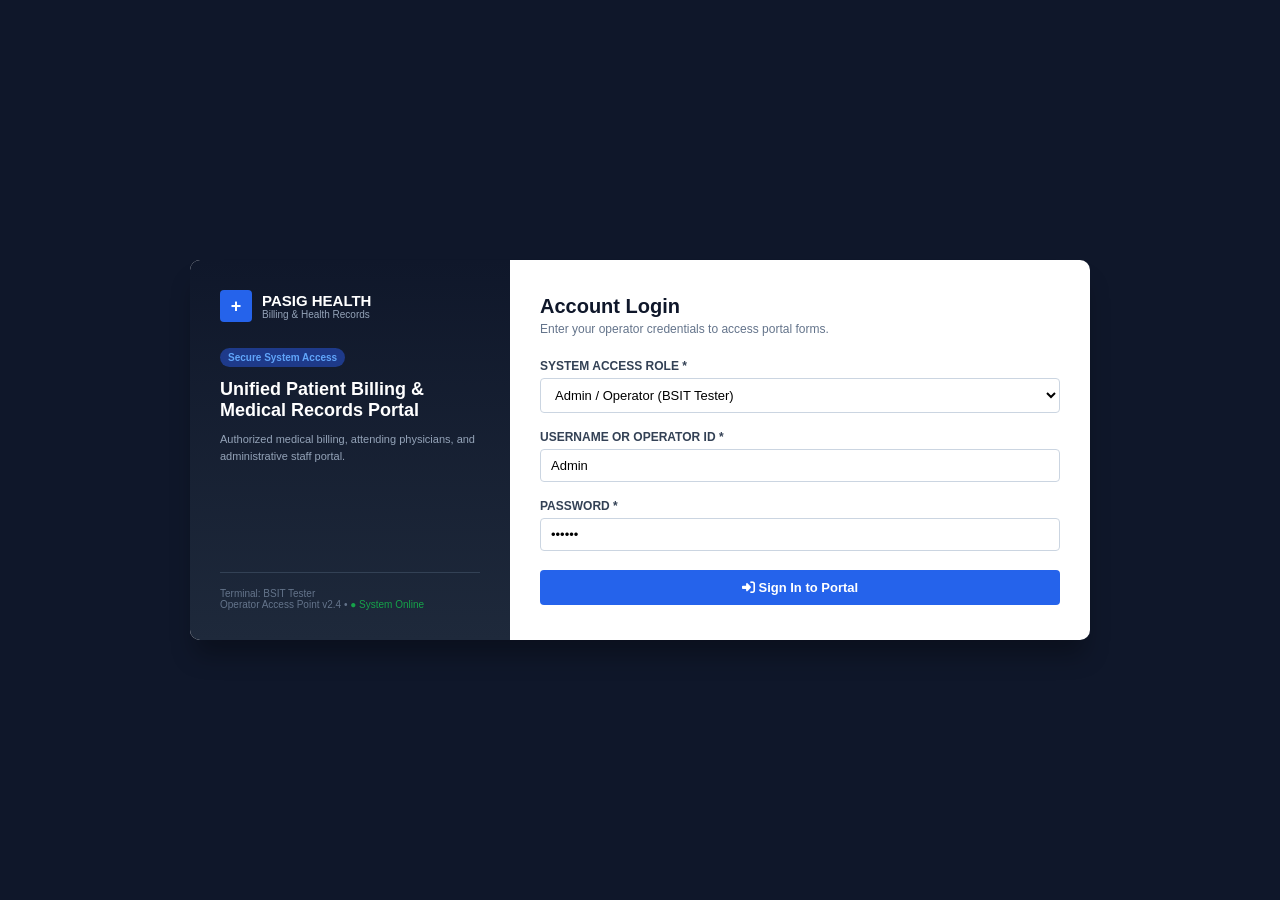
<file: index.html>
<!DOCTYPE html>
<html lang="en">
<head>
  <meta charset="UTF-8">
  <meta http-equiv="refresh" content="0; url=login.html">
  <title>Redirecting...</title>
  <script>
    window.location.href = "login.html";
  </script>
</head>
<body>
  <p>Redirecting to <a href="login.html">Log In</a>...</p>
</body>
</html>
</file>
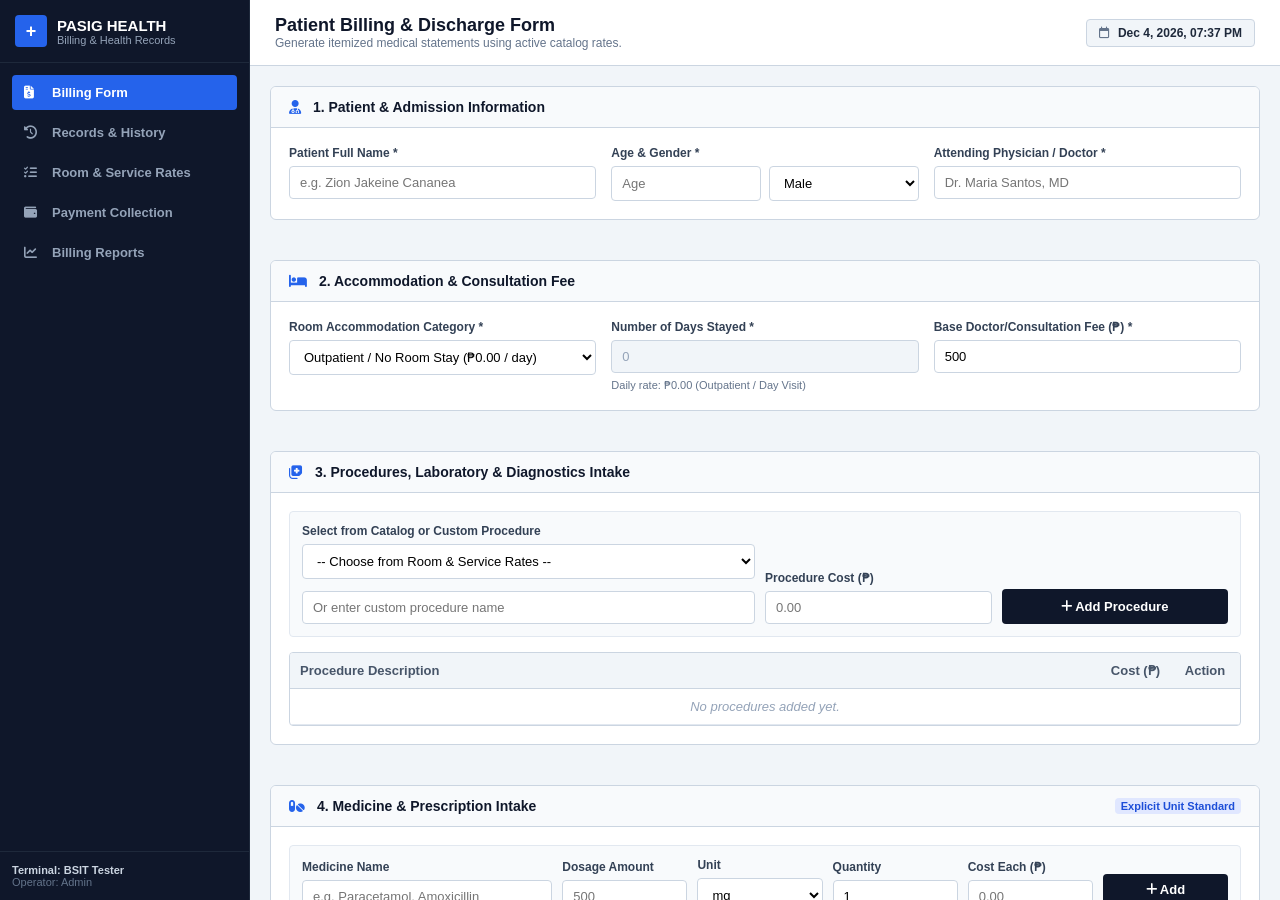
<file: billing.html>
<!DOCTYPE html>
<html lang="en">
<head>
 <meta charset="UTF-8">
 <meta name="viewport" content="width=device-width, initial-scale=1.0">
 <title>PASIG HEALTH - Billing Form</title>
 <link rel="stylesheet" href="https://cdnjs.cloudflare.com/ajax/libs/font-awesome/6.4.0/css/all.min.css">
 <link rel="stylesheet" href="css/style.css">
</head>
<body>
 <div class="class1">
 <aside class="class2">
 <div class="class3">
 <div class="LogoBackground">+</div>
 <div>
 <h1 style="font-size: 15px; font-weight: bold; color: #fff;">PASIG HEALTH</h1>
 <p style="font-size: 11px; color: #94a3b8;">Billing & Health Records</p>
 </div>
 </div>
 <nav class="class5">
 <a href="billing.html" class="class6 class7"><i class="fa-solid fa-file-invoice-dollar" style="width: 18px;"></i><span>Billing Form</span></a>
 <a href="history.html" class="class6"><i class="fa-solid fa-clock-rotate-left" style="width: 18px;"></i><span>Records & History</span></a>
 <a href="rates.html" class="class6"><i class="fa-solid fa-list-check" style="width: 18px;"></i><span>Room & Service Rates</span></a>
 <a href="payments.html" class="class6"><i class="fa-solid fa-wallet" style="width: 18px;"></i><span>Payment Collection</span></a>
 <a href="reports.html" class="class6"><i class="fa-solid fa-chart-line" style="width: 18px;"></i><span>Billing Reports</span></a>
 </nav>
 <div style="padding: 12px; border-top: 1px solid #1e293b; font-size: 11px; color: #64748b;">
 <p style="color: #cbd5e1; font-weight: bold;">Terminal: BSIT Tester</p>
 <p>Operator: Admin</p>
 </div>
 </aside>

 <main class="class8">
 <header class="class9">
 <div>
 <h2 style="font-size: 18px; font-weight: bold; color: #0f172a;">Patient Billing & Discharge Form</h2>
 <p style="font-size: 12px; color: #64748b;">Generate itemized medical statements using active catalog rates.</p>
 </div>
 <div style="font-size: 12px; background: #f1f5f9; border: 1px solid #cbd5e1; padding: 6px 12px; border-radius: 4px;">
 <i class="fa-regular fa-calendar" style="color: #64748b; margin-right: 5px;"></i>
 <span id="current-date-display" style="font-weight: bold;">--</span>
 </div>
 </header>

 <div class="class10">
 <form id="billingForm" onsubmit="handleFormSubmit(event)" style="display: flex; flex-direction: column; gap: 20px;">
 
 <!-- SECTION 1 -->
 <div class="class11">
 <div class="class12"><span><i class="fa-solid fa-user-doctor" style="color: #2563eb; margin-right: 8px;"></i> 1. Patient & Admission Information</span></div>
 <div class="class13">
 <div class="class14">
 <label class="class15">Patient Full Name *</label>
 <input type="text" id="patientName" required placeholder="e.g. Zion Jakeine Cananea" class="class16">
 </div>
 <div class="class14">
 <label class="class15">Age & Gender *</label>
 <div style="display: flex; gap: 8px;">
 <input type="number" id="patientAge" required min="0" max="130" placeholder="Age" class="class16">
 <select id="patientGender" required class="class16">
 <option value="Male">Male</option>
 <option value="Female">Female</option>
 <option value="Other">Other</option>
 </select>
 </div>
 </div>
 <div class="class14">
 <label class="class15">Attending Physician / Doctor *</label>
 <input type="text" id="attendingPhysician" required placeholder="Dr. Maria Santos, MD" class="class16">
 </div>
 </div>
 </div>

 <!-- SECTION 2 -->
 <div class="class11">
 <div class="class12"><span><i class="fa-solid fa-bed" style="color: #2563eb; margin-right: 8px;"></i> 2. Accommodation & Consultation Fee</span></div>
 <div class="class13">
 <div class="class14">
 <label class="class15">Room Accommodation Category *</label>
 <select id="roomCategory" onchange="handleRoomChange()" class="class16">
 <!-- Populated dynamically from rates catalog -->
 </select>
 </div>
 <div class="class14">
 <label class="class15">Number of Days Stayed *</label>
 <input type="number" id="daysStayed" value="0" min="0" disabled oninput="calculateTotals()" class="class16 class-disabled">
 <span id="roomRateNote" style="font-size: 11px; color: #64748b;">Daily rate: ₱0.00</span>
 </div>
 <div class="class14">
 <label class="class15">Base Doctor/Consultation Fee (₱) *</label>
 <input type="number" id="consultationFee" value="500" min="0" step="0.01" oninput="calculateTotals()" required class="class16">
 </div>
 </div>
 </div>

 <!-- SECTION 3: PROCEDURES LINKED TO RATES -->
 <div class="class11">
 <div class="class12"><span><i class="fa-solid fa-notes-medical" style="color: #2563eb; margin-right: 8px;"></i> 3. Procedures, Laboratory & Diagnostics Intake</span></div>
 <div class="class17">
 <div class="class18">
 <div class="class14" style="flex: 2;">
 <label class="class15">Select from Catalog or Custom Procedure</label>
 <select id="procSelectCatalog" onchange="fillProcedureRate()" class="class16">
 <option value="">-- Choose from Room & Service Rates --</option>
 </select>
 <input type="text" id="procName" placeholder="Or enter custom procedure name" class="class16" style="margin-top: 6px;">
 </div>
 <div class="class14" style="flex: 1;">
 <label class="class15">Procedure Cost (₱)</label>
 <input type="number" id="procCost" placeholder="0.00" min="0" step="0.01" class="class16">
 </div>
 <div style="flex: 1;">
 <button type="button" onclick="addProcedure()" class="class19"><i class="fa-solid fa-plus"></i> Add Procedure</button>
 </div>
 </div>
 <div style="border: 1px solid #cbd5e1; border-radius: 4px; overflow: hidden;">
 <table class="class20">
 <thead><tr><th>Procedure Description</th><th style="text-align: right;">Cost (₱)</th><th style="text-align: center; width: 70px;">Action</th></tr></thead>
 <tbody id="proceduresList"><tr><td colspan="3" style="text-align: center; color: #94a3b8; font-style: italic;">No procedures added yet.</td></tr></tbody>
 </table>
 </div>
 </div>
 </div>

 <!-- SECTION 4: MEDICINE & PRESCRIPTION INTAKE -->
 <div class="class11">
   <div class="class12">
     <span><i class="fa-solid fa-pills" style="color: #2563eb; margin-right: 8px;"></i> 4. Medicine & Prescription Intake</span>
     <span style="font-size: 11px; background: #e0e7ff; color: #1d4ed8; padding: 2px 6px; border-radius: 4px;">Explicit Unit Standard</span>
   </div>

   <div class="class17">
     <div class="class18">
       <div class="class14" style="flex: 2;">
         <label class="class15">Medicine Name</label>
         <input type="text" id="medName" placeholder="e.g. Paracetamol, Amoxicillin" class="class16">
       </div>

       <div class="class14" style="flex: 1;">
         <label class="class15">Dosage Amount</label>
         <input type="number" id="medDosage" placeholder="500" min="0" step="any" class="class16">
       </div>

       <div class="class14" style="flex: 1;">
         <label class="class15">Unit</label>
         <select id="medUnit" class="class16">
           <option value="mg">mg</option>
           <option value="ml">ml</option>
           <option value="g">g</option>
           <option value="mcg">mcg</option>
           <option value="tablets">tablets</option>
           <option value="capsules">capsules</option>
           <option value="vials">vials</option>
           <option value="ampoules">ampoules</option>
         </select>
       </div>

       <div class="class14" style="flex: 1;">
         <label class="class15">Quantity</label>
         <input type="number" id="medQty" value="1" min="1" class="class16">
       </div>

       <div class="class14" style="flex: 1;">
         <label class="class15">Cost Each (₱)</label>
         <input type="number" id="medUnitCost" placeholder="0.00" min="0" step="0.01" class="class16">
       </div>

       <div style="flex: 1;">
         <button type="button" onclick="addMedicine()" class="class19">
           <i class="fa-solid fa-plus"></i> Add Medicine
         </button>
       </div>
     </div>

     <div style="border: 1px solid #cbd5e1; border-radius: 4px; overflow: hidden;">
       <table class="class20">
         <thead>
           <tr>
             <th>Medicine Detail (Name - Dosage & Unit)</th>
             <th style="text-align: center;">Qty</th>
             <th style="text-align: right;">Total Price (₱)</th>
             <th style="text-align: center; width: 70px;">Action</th>
           </tr>
         </thead>
         <tbody id="medicinesList">
           <tr><td colspan="4" style="text-align: center; color: #94a3b8; font-style: italic;">No medicines added yet.</td></tr>
         </tbody>
       </table>
     </div>
   </div>
 </div>

 <!-- SECTION 5: TOTALS -->
 <div class="class11" style="padding: 18px;">
 <h3 style="font-size: 15px; font-weight: bold; border-bottom: 1px solid #e2e8f0; padding-bottom: 8px; margin-bottom: 15px;">Billing Calculation Summary</h3>
 <div class="class21">
 <div class="class22"><span style="font-size: 11px; color: #64748b; display: block;">Consultation Fee</span><span id="summaryConsultation" style="font-weight: bold; font-size: 16px; color: #0f172a;">₱500.00</span></div>
 <div class="class22"><span style="font-size: 11px; color: #64748b; display: block;">Room Total Fee</span><span id="summaryRoom" style="font-weight: bold; font-size: 16px; color: #0f172a;">₱0.00</span></div>
 <div class="class22"><span style="font-size: 11px; color: #64748b; display: block;">Procedures Total</span><span id="summaryProcedures" style="font-weight: bold; font-size: 16px; color: #0f172a;">₱0.00</span></div>
 <div class="class22"><span style="font-size: 11px; color: #64748b; display: block;">Medicines Total</span><span id="summaryMedicines" style="font-weight: bold; font-size: 16px; color: #0f172a;">₱0.00</span></div>
 </div>
 <div class="class23">
 <div style="display: flex; align-items: baseline; gap: 8px;">
 <span style="font-weight: bold; font-size: 14px; color: #475569;">Grand Total Amount Due:</span>
 <span id="summaryGrandTotal" style="font-size: 22px; font-weight: bold; color: #2563eb;">₱500.00</span>
 </div>
 <div style="display: flex; gap: 10px;">
 <button type="button" onclick="resetBillingForm()" class="class25">Reset Form</button>
 <button type="submit" class="class24"><i class="fa-solid fa-file-invoice"></i> Process Billing & Save Record</button>
 </div>
 </div>
 </div>
 </form>
 </div>
 </main>
 </div>

 <!-- INVOICE MODAL -->
 <div id="invoiceModal" class="class26 class28">
 <div class="class27">
 <div class="no-print" style="display: flex; justify-content: space-between; align-items: center; border-bottom: 1px solid #cbd5e1; padding-bottom: 12px; margin-bottom: 15px;">
 <h3 style="font-weight: bold; font-size: 15px;">Official Patient Invoice Statement</h3>
 <div style="display: flex; gap: 8px;">
 <button onclick="window.print()" class="class24" style="padding: 6px 12px;"><i class="fa-solid fa-print"></i> Print Invoice</button>
 <button onclick="closeInvoiceModal()" class="class25" style="padding: 6px 12px;">Close</button>
 </div>
 </div>
 <div id="printableInvoice" style="font-size: 12px; display: flex; flex-direction: column; gap: 15px;">
 <div style="display: flex; justify-content: space-between; border-bottom: 1px solid #cbd5e1; padding-bottom: 12px;">
 <div>
 <h2 style="font-size: 16px; font-weight: bold; color: #0f172a;">PASIG GENERAL HOSPITAL</h2>
 <p style="color: #64748b;">Medical Records & Financial Billing Department</p>
 </div>
 <div style="text-align: right;">
 <p id="inv-id" style="font-weight: bold; font-family: monospace; font-size: 14px;">INV-2026-0000</p>
 <p style="color: #64748b;">Date: <span id="inv-date">--</span></p>
 </div>
 </div>
 <div style="background: #f8fafc; padding: 10px; border-radius: 4px; border: 1px solid #e2e8f0; display: grid; grid-template-columns: 1fr 1fr; gap: 10px;">
 <div>
 <p style="color: #64748b;">Patient Name:</p>
 <p id="inv-patientName" style="font-weight: bold; font-size: 13px;">--</p>
 <p style="color: #64748b; margin-top: 4px;">Age / Gender: <span id="inv-patientInfo" style="color: #0f172a;">--</span></p>
 </div>
 <div>
 <p style="color: #64748b;">Attending Physician:</p>
 <p id="inv-physician" style="font-weight: bold; color: #0f172a;">--</p>
 <p style="color: #64748b; margin-top: 4px;">Accommodation: <span id="inv-roomCategory" style="color: #0f172a;">--</span></p>
 </div>
 </div>
 <div>
 <h4 style="font-weight: bold; border-bottom: 1px solid #cbd5e1; padding-bottom: 5px; margin-bottom: 8px;">Itemized Charges</h4>
 <table class="class20">
 <thead><tr><th>Item / Description</th><th style="text-align: center;">Category</th><th style="text-align: right;">Amount (₱)</th></tr></thead>
 <tbody id="inv-itemsTable"></tbody>
 </table>
 </div>
 <div style="display: flex; justify-content: flex-end; border-top: 1px solid #cbd5e1; padding-top: 10px;">
 <div style="width: 250px; display: flex; flex-direction: column; gap: 4px; text-align: right;">
 <div style="display: flex; justify-content: space-between; color: #64748b;"><span>Consultation Fee:</span><span id="inv-subConsultation">₱0.00</span></div>
 <div style="display: flex; justify-content: space-between; color: #64748b;"><span>Room Accommodation:</span><span id="inv-subRoom">₱0.00</span></div>
 <div style="display: flex; justify-content: space-between; color: #64748b;"><span>Procedures & Lab:</span><span id="inv-subProcedures">₱0.00</span></div>
 <div style="display: flex; justify-content: space-between; color: #64748b;"><span>Pharmacy & Medicines:</span><span id="inv-subMedicines">₱0.00</span></div>
 <div style="display: flex; justify-content: space-between; font-weight: bold; font-size: 15px; color: #0f172a; border-top: 1px solid #cbd5e1; padding-top: 6px; margin-top: 4px;">
 <span>Grand Total Due:</span>
 <span id="inv-grandTotal" style="color: #2563eb;">₱0.00</span>
 </div>
 </div>
 </div>
 </div>
 </div>
 </div>
 <script src="js/app.js"></script>
</body>
</html>
</file>
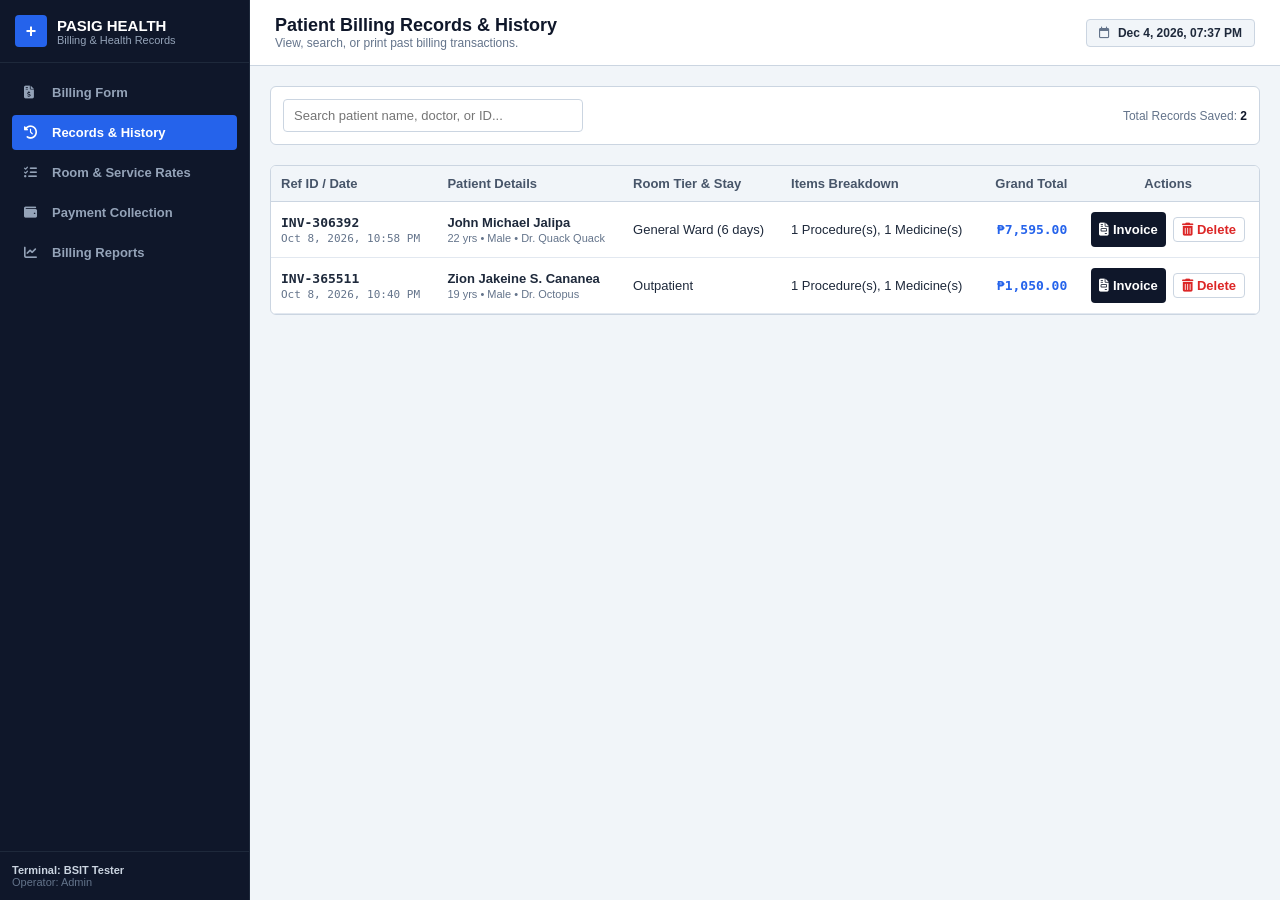
<file: history.html>
<!DOCTYPE html>
<html lang="en">
<head>
 <meta charset="UTF-8">
 <meta name="viewport" content="width=device-width, initial-scale=1.0">
 <title>PASIG HEALTH - Patient History</title>
 <link rel="stylesheet" href="https://cdnjs.cloudflare.com/ajax/libs/font-awesome/6.4.0/css/all.min.css">
 <link rel="stylesheet" href="css/style.css">
</head>
<body>
 <div class="class1">
 <aside class="class2">
 <div class="class3">
 <div class="LogoBackground">+</div>
 <div>
 <h1 style="font-size: 15px; font-weight: bold; color: #fff;">PASIG HEALTH</h1>
 <p style="font-size: 11px; color: #94a3b8;">Billing & Health Records</p>
 </div>
 </div>
 <nav class="class5">
 <a href="billing.html" class="class6"><i class="fa-solid fa-file-invoice-dollar" style="width: 18px;"></i><span>Billing Form</span></a>
 <a href="history.html" class="class6 class7"><i class="fa-solid fa-clock-rotate-left" style="width: 18px;"></i><span>Records & History</span></a>
 <a href="rates.html" class="class6"><i class="fa-solid fa-list-check" style="width: 18px;"></i><span>Room & Service Rates</span></a>
 <a href="payments.html" class="class6"><i class="fa-solid fa-wallet" style="width: 18px;"></i><span>Payment Collection</span></a>
 <a href="reports.html" class="class6"><i class="fa-solid fa-chart-line" style="width: 18px;"></i><span>Billing Reports</span></a>
 </nav>
 <div style="padding: 12px; border-top: 1px solid #1e293b; font-size: 11px; color: #64748b;">
 <p style="color: #cbd5e1; font-weight: bold;">Terminal: BSIT Tester</p>
 <p>Operator: Admin</p>
 </div>
 </aside>
 <main class="class8">
 <header class="class9">
 <div>
 <h2 style="font-size: 18px; font-weight: bold; color: #0f172a;">Patient Billing Records & History</h2>
 <p style="font-size: 12px; color: #64748b;">View, search, or print past billing transactions.</p>
 </div>
 <div style="font-size: 12px; background: #f1f5f9; border: 1px solid #cbd5e1; padding: 6px 12px; border-radius: 4px;">
 <i class="fa-regular fa-calendar" style="color: #64748b; margin-right: 5px;"></i>
 <span id="current-date-display" style="font-weight: bold;">--</span>
 </div>
 </header>
 <div class="class10">
 <div class="class11" style="padding: 12px; display: flex; justify-content: space-between; align-items: center;">
 <input type="text" id="historySearch" oninput="renderHistoryTable()" placeholder="Search patient name, doctor, or ID..." class="class16" style="max-width: 300px;">
 <div style="font-size: 12px; color: #64748b;">Total Records Saved: <span id="recordCount" style="font-weight: bold; color: #0f172a;">0</span></div>
 </div>
 <div class="class11">
 <table class="class20">
 <thead><tr><th>Ref ID / Date</th><th>Patient Details</th><th>Room Tier & Stay</th><th>Items Breakdown</th><th style="text-align: right;">Grand Total</th><th style="text-align: center;">Actions</th></tr></thead>
 <tbody id="historyTableBody"></tbody>
 </table>
 </div>
 </div>
 </main>
 </div>

 <!-- INVOICE MODAL -->
 <div id="invoiceModal" class="class26 class28">
 <div class="class27">
 <div class="no-print" style="display: flex; justify-content: space-between; align-items: center; border-bottom: 1px solid #cbd5e1; padding-bottom: 12px; margin-bottom: 15px;">
 <h3 style="font-weight: bold; font-size: 15px;">Official Patient Invoice Statement</h3>
 <div style="display: flex; gap: 8px;">
 <button onclick="window.print()" class="class24" style="padding: 6px 12px;"><i class="fa-solid fa-print"></i> Print Invoice</button>
 <button onclick="closeInvoiceModal()" class="class25" style="padding: 6px 12px;">Close</button>
 </div>
 </div>
 <div id="printableInvoice" style="font-size: 12px; display: flex; flex-direction: column; gap: 15px;">
 <div style="display: flex; justify-content: space-between; border-bottom: 1px solid #cbd5e1; padding-bottom: 12px;">
 <div>
 <h2 style="font-size: 16px; font-weight: bold; color: #0f172a;">PASIG GENERAL HOSPITAL</h2>
 <p style="color: #64748b;">Medical Records & Financial Billing Department</p>
 </div>
 <div style="text-align: right;">
 <p id="inv-id" style="font-weight: bold; font-family: monospace; font-size: 14px;">INV-2026-0000</p>
 <p style="color: #64748b;">Date: <span id="inv-date">--</span></p>
 </div>
 </div>
 <div style="background: #f8fafc; padding: 10px; border-radius: 4px; border: 1px solid #e2e8f0; display: grid; grid-template-columns: 1fr 1fr; gap: 10px;">
 <div>
 <p style="color: #64748b;">Patient Name:</p>
 <p id="inv-patientName" style="font-weight: bold; font-size: 13px;">--</p>
 <p style="color: #64748b; margin-top: 4px;">Age / Gender: <span id="inv-patientInfo" style="color: #0f172a;">--</span></p>
 </div>
 <div>
 <p style="color: #64748b;">Attending Physician:</p>
 <p id="inv-physician" style="font-weight: bold; color: #0f172a;">--</p>
 <p style="color: #64748b; margin-top: 4px;">Accommodation: <span id="inv-roomCategory" style="color: #0f172a;">--</span></p>
 </div>
 </div>
 <div>
 <h4 style="font-weight: bold; border-bottom: 1px solid #cbd5e1; padding-bottom: 5px; margin-bottom: 8px;">Itemized Charges</h4>
 <table class="class20">
 <thead><tr><th>Item / Description</th><th style="text-align: center;">Category</th><th style="text-align: right;">Amount (₱)</th></tr></thead>
 <tbody id="inv-itemsTable"></tbody>
 </table>
 </div>
 <div style="display: flex; justify-content: flex-end; border-top: 1px solid #cbd5e1; padding-top: 10px;">
 <div style="width: 250px; display: flex; flex-direction: column; gap: 4px; text-align: right;">
 <div style="display: flex; justify-content: space-between; color: #64748b;"><span>Consultation Fee:</span><span id="inv-subConsultation">₱0.00</span></div>
 <div style="display: flex; justify-content: space-between; color: #64748b;"><span>Room Accommodation:</span><span id="inv-subRoom">₱0.00</span></div>
 <div style="display: flex; justify-content: space-between; color: #64748b;"><span>Procedures & Lab:</span><span id="inv-subProcedures">₱0.00</span></div>
 <div style="display: flex; justify-content: space-between; color: #64748b;"><span>Pharmacy & Medicines:</span><span id="inv-subMedicines">₱0.00</span></div>
 <div style="display: flex; justify-content: space-between; font-weight: bold; font-size: 15px; color: #0f172a; border-top: 1px solid #cbd5e1; padding-top: 6px; margin-top: 4px;">
 <span>Grand Total Due:</span>
 <span id="inv-grandTotal" style="color: #2563eb;">₱0.00</span>
 </div>
 </div>
 </div>
 </div>
 </div>
 </div>
 <script src="js/app.js"></script>
</body>
</html>
</file>
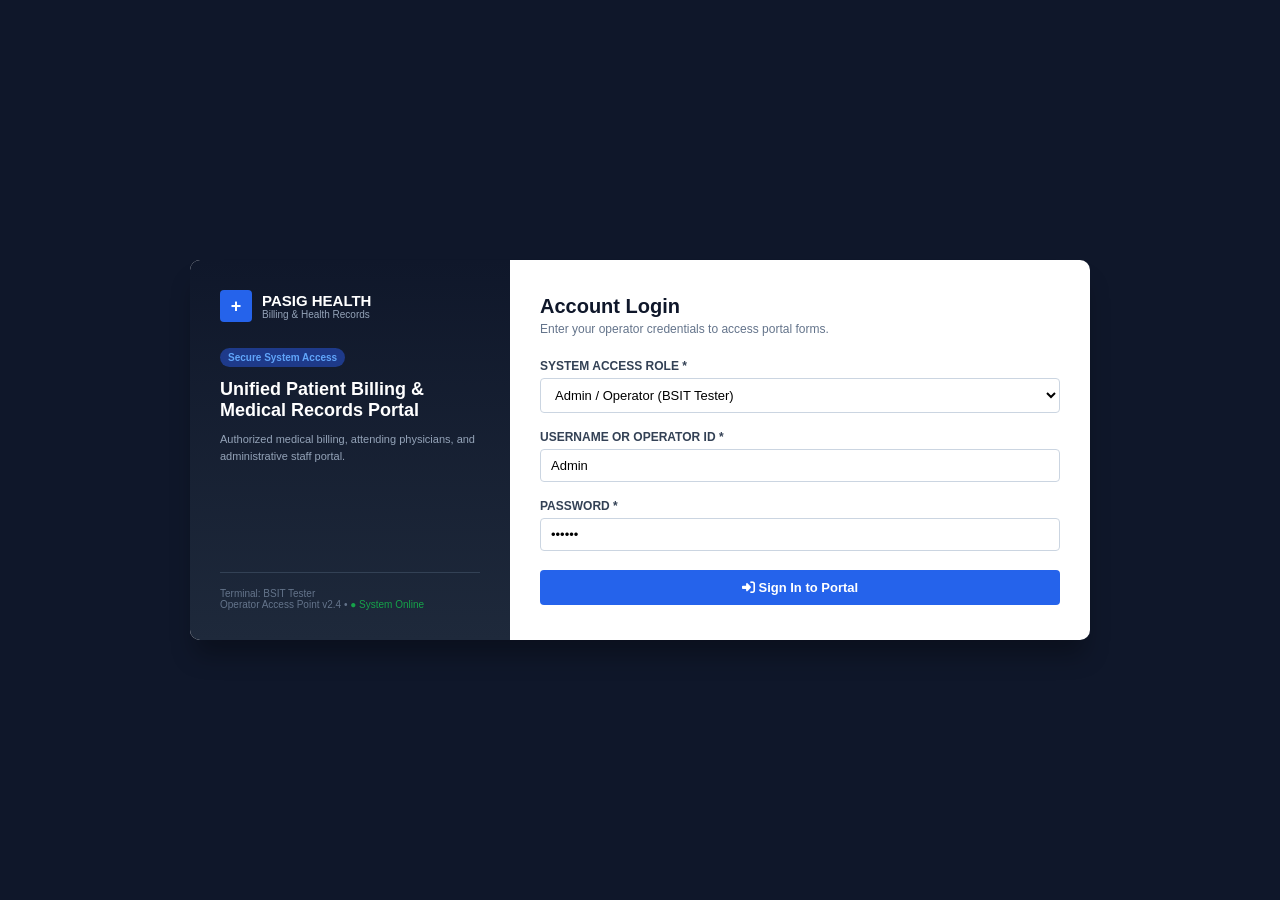
<file: login.html>
<!DOCTYPE html>
<html lang="en">
<head>
  <meta charset="UTF-8">
  <meta name="viewport" content="width=device-width, initial-scale=1.0">
  <title>PASIG HEALTH - Login</title>
  <link rel="stylesheet" href="https://cdnjs.cloudflare.com/ajax/libs/font-awesome/6.4.0/css/all.min.css">
  <link rel="stylesheet" href="css/style.css">
</head>
<body style="background: #0f172a; display: flex; align-items: center; justify-content: center; min-height: 100vh; padding: 20px;">
  <div style="background: #ffffff; border-radius: 10px; overflow: hidden; max-width: 900px; width: 100%; display: grid; grid-template-columns: 320px 1fr; box-shadow: 0 20px 25px -5px rgba(0, 0, 0, 0.3);">
    <div style="background: linear-gradient(180deg, #0f172a 0%, #1e293b 100%); padding: 30px; color: #ffffff; display: flex; flex-direction: column; justify-content: space-between;">
      <div>
        <div style="display: flex; align-items: center; gap: 10px; margin-bottom: 25px;">
          <div class="LogoBackground">+</div>
          <div>
            <h1 style="font-size: 15px; font-weight: bold;">PASIG HEALTH</h1>
            <p style="font-size: 10px; color: #94a3b8;">Billing & Health Records</p>
          </div>
        </div>
        <span style="background: #1e3a8a; color: #60a5fa; font-size: 10px; font-weight: bold; padding: 4px 8px; border-radius: 12px; display: inline-block; margin-bottom: 12px;">Secure System Access</span>
        <h2 style="font-size: 18px; font-weight: bold; margin-bottom: 10px;">Unified Patient Billing & Medical Records Portal</h2>
        <p style="font-size: 11px; color: #94a3b8; line-height: 1.5;">Authorized medical billing, attending physicians, and administrative staff portal.</p>
      </div>
      <div style="border-top: 1px solid #334155; padding-top: 15px; font-size: 10px; color: #64748b;">
        <p>Terminal: BSIT Tester</p>
        <p>Operator Access Point v2.4 • <span style="color: #16a34a;">● System Online</span></p>
      </div>
    </div>
    <div style="padding: 35px 30px; display: flex; flex-direction: column; justify-content: center;">
      <h2 style="font-size: 20px; font-weight: bold; color: #0f172a; margin-bottom: 4px;">Account Login</h2>
      <p style="font-size: 12px; color: #64748b; margin-bottom: 20px;">Enter your operator credentials to access portal forms.</p>
      <form onsubmit="event.preventDefault(); window.location.href='billing.html';" style="display: flex; flex-direction: column; gap: 14px;">
        <div>
          <label class="class15">SYSTEM ACCESS ROLE *</label>
          <select class="class16" style="margin-top: 4px;"><option>Admin / Operator (BSIT Tester)</option></select>
        </div>
        <div>
          <label class="class15">USERNAME OR OPERATOR ID *</label>
          <input type="text" value="Admin" required class="class16" style="margin-top: 4px;">
        </div>
        <div>
          <label class="class15">PASSWORD *</label>
          <input type="password" value="secret" required class="class16" style="margin-top: 4px;">
        </div>
        <button type="submit" class="class24" style="padding: 10px; margin-top: 5px;"><i class="fa-solid fa-right-to-bracket"></i> Sign In to Portal</button>
      </form>
    </div>
  </div>
</body>
</html>
</file>
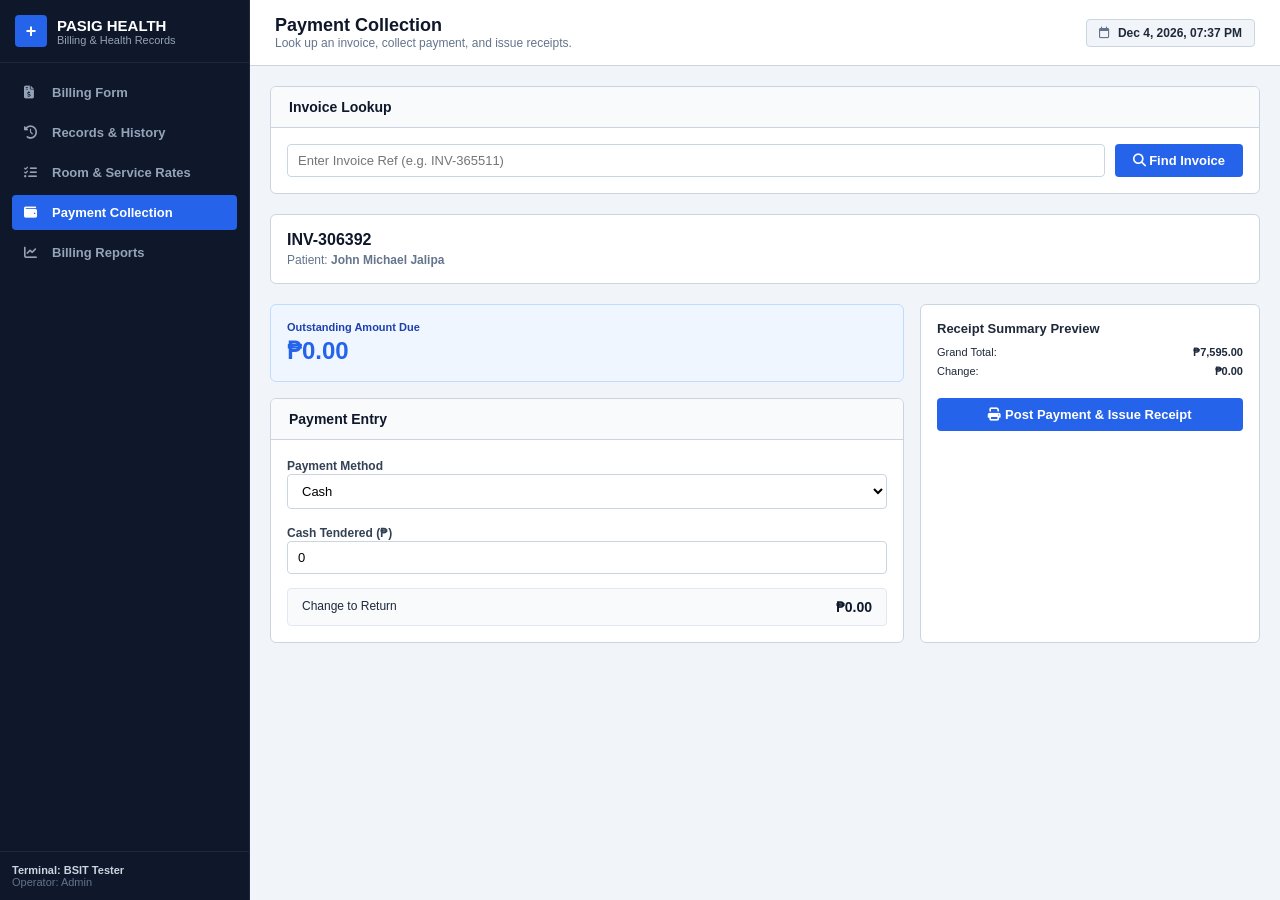
<file: payments.html>
<!DOCTYPE html>
<html lang="en">
<head>
 <meta charset="UTF-8">
 <meta name="viewport" content="width=device-width, initial-scale=1.0">
 <title>PASIG HEALTH - Payment Collection</title>
 <link rel="stylesheet" href="https://cdnjs.cloudflare.com/ajax/libs/font-awesome/6.4.0/css/all.min.css">
 <link rel="stylesheet" href="css/style.css">
</head>
<body>
 <div class="class1">
 <aside class="class2">
 <div class="class3">
 <div class="LogoBackground">+</div>
 <div>
 <h1 style="font-size: 15px; font-weight: bold; color: #fff;">PASIG HEALTH</h1>
 <p style="font-size: 11px; color: #94a3b8;">Billing & Health Records</p>
 </div>
 </div>
 <nav class="class5">
 <a href="billing.html" class="class6"><i class="fa-solid fa-file-invoice-dollar" style="width: 18px;"></i><span>Billing Form</span></a>
 <a href="history.html" class="class6"><i class="fa-solid fa-clock-rotate-left" style="width: 18px;"></i><span>Records & History</span></a>
 <a href="rates.html" class="class6"><i class="fa-solid fa-list-check" style="width: 18px;"></i><span>Room & Service Rates</span></a>
 <a href="payments.html" class="class6 class7"><i class="fa-solid fa-wallet" style="width: 18px;"></i><span>Payment Collection</span></a>
 <a href="reports.html" class="class6"><i class="fa-solid fa-chart-line" style="width: 18px;"></i><span>Billing Reports</span></a>
 </nav>
 <div style="padding: 12px; border-top: 1px solid #1e293b; font-size: 11px; color: #64748b;">
 <p style="color: #cbd5e1; font-weight: bold;">Terminal: BSIT Tester</p>
 <p>Operator: Admin</p>
 </div>
 </aside>
 <main class="class8">
 <header class="class9">
 <div>
 <h2 style="font-size: 18px; font-weight: bold; color: #0f172a;">Payment Collection</h2>
 <p style="font-size: 12px; color: #64748b;">Look up an invoice, collect payment, and issue receipts.</p>
 </div>
 <div style="font-size: 12px; background: #f1f5f9; border: 1px solid #cbd5e1; padding: 6px 12px; border-radius: 4px;">
 <i class="fa-regular fa-calendar" style="color: #64748b; margin-right: 5px;"></i>
 <span id="current-date-display" style="font-weight: bold;">--</span>
 </div>
 </header>
 <div class="class10">
 <div class="class11">
 <div class="class12"><span>Invoice Lookup</span></div>
 <div style="padding: 16px;">
 <div style="display: flex; gap: 10px;">
 <input type="text" id="paySearchInput" placeholder="Enter Invoice Ref (e.g. INV-365511)" class="class16" style="flex: 1;">
 <button type="button" class="class24" onclick="handlePaymentSearch()"><i class="fa-solid fa-magnifying-glass"></i> Find Invoice</button>
 </div>
 </div>
 </div>

 <div id="paymentActiveWorkflow" style="display: block;">
 <div class="class11" style="padding: 16px; display: flex; justify-content: space-between; align-items: center;">
 <div>
 <h3 id="invHeaderId" style="font-size: 16px; font-weight: bold; color: #0f172a;">INV-365511</h3>
 <p style="font-size: 12px; color: #64748b; margin-top: 4px;">Patient: <strong id="invHeaderPatient">Zion Jakeine S. Cananea</strong></p>
 </div>
 </div>
 <div style="display: grid; grid-template-columns: 1fr 340px; gap: 16px;">
 <div style="display: flex; flex-direction: column; gap: 16px;">
 <div style="background: #eff6ff; border: 1px solid #bfdbfe; border-radius: 6px; padding: 16px;">
 <span style="font-size: 11px; font-weight: bold; color: #1e40af; display: block; margin-bottom: 4px;">Outstanding Amount Due</span>
 <span id="cardDueAmount" style="font-size: 24px; font-weight: bold; color: #2563eb;">₱1,050.00</span>
 </div>
 <div class="class11">
 <div class="class12"><span>Payment Entry</span></div>
 <div style="padding: 16px; display: flex; flex-direction: column; gap: 14px;">
 <div>
 <label class="class15">Payment Method</label>
 <select id="paymentMethodSelect" class="class16">
 <option value="Cash">Cash</option>
 <option value="GCash">GCash</option>
 <option value="Bank Transfer">Bank Transfer</option>
 </select>
 </div>
 <div>
 <label class="class15">Cash Tendered (₱)</label>
 <input type="number" id="payTenderedInput" value="1500" step="0.01" class="class16" oninput="updateReceiptPreview()">
 </div>
 <div style="background: #f8fafc; border: 1px solid #e2e8f0; border-radius: 4px; padding: 10px 14px; display: flex; justify-content: space-between; font-size: 12px;">
 <span>Change to Return</span><strong id="payChangeOutput" style="font-size: 14px; color: #0f172a;">₱450.00</strong>
 </div>
 </div>
 </div>
 </div>
 <div class="class11" style="padding: 16px;">
 <div style="font-weight: bold; margin-bottom: 10px; font-size: 13px;">Receipt Summary Preview</div>
 <div style="font-size: 11px; display: flex; flex-direction: column; gap: 6px;" id="prevSummaryBox">
 <div style="display: flex; justify-content: space-between;"><span>Grand Total:</span><strong id="prevGrandTotal">₱1,050.00</strong></div>
 <div style="display: flex; justify-content: space-between;"><span>Change:</span><strong id="prevChange">₱450.00</strong></div>
 </div>
 <div style="margin-top: 20px;">
 <button type="button" onclick="submitPaymentAndPost()" class="class24" style="width: 100%;"><i class="fa-solid fa-print"></i> Post Payment & Issue Receipt</button>
 </div>
 </div>
 </div>
 </div>

 <div id="officialReceiptView" style="display: none;" class="class11">
 <div style="background: #f0fdf4; padding: 12px 16px; color: #166534; font-size: 12px;">
 <strong><i class="fa-solid fa-circle-check"></i> Payment posted successfully. Invoice is now Paid.</strong>
 </div>
 <div id="printableReceipt" style="padding: 20px; font-size: 12px;">
 <h2>Official Receipt</h2>
 <p id="rcptSummaryText">Paid in full.</p>
 </div>
 </div>
 </div>
 </main>
 </div>
 <script src="js/app.js"></script>
</body>
</html>
</file>
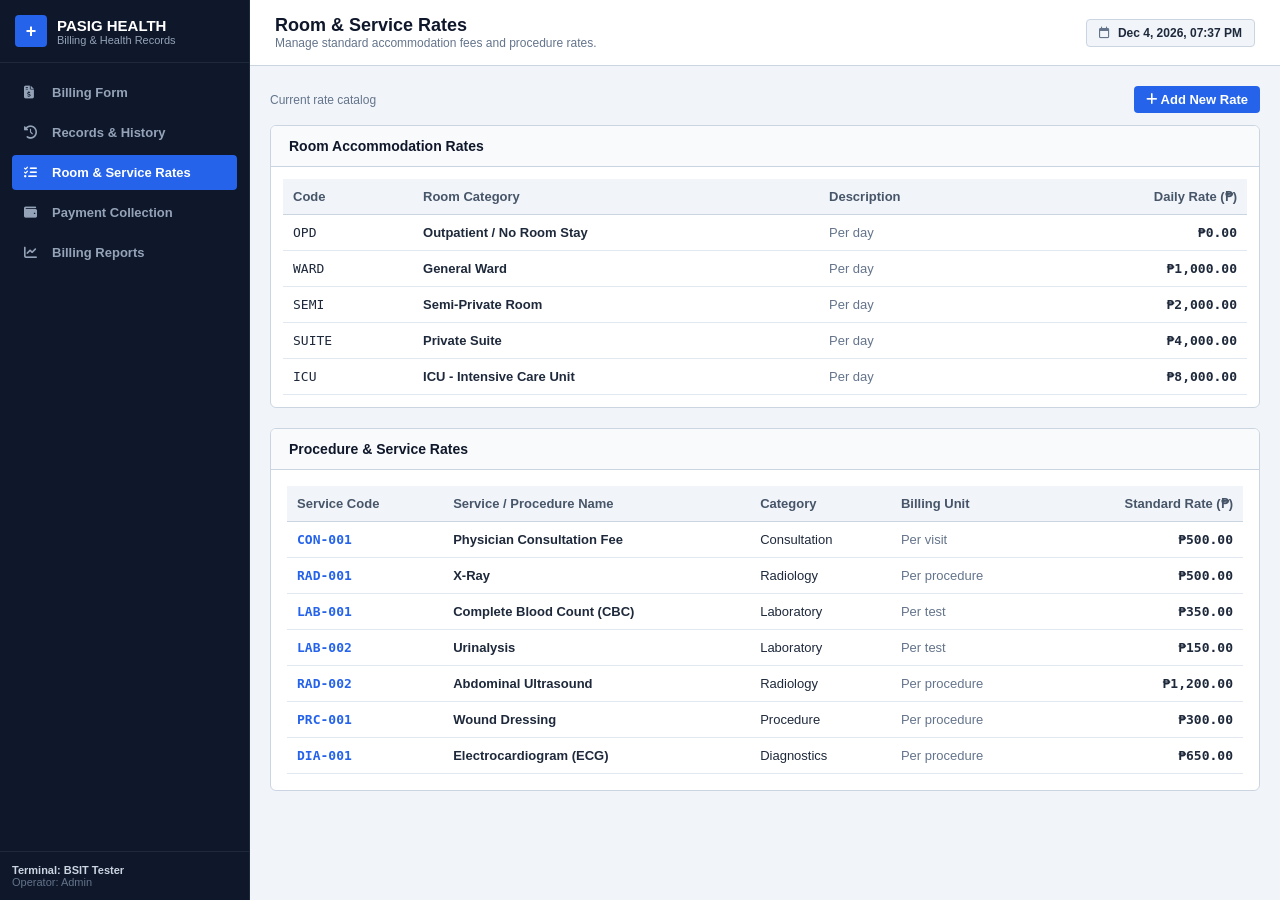
<file: rates.html>
<!DOCTYPE html>
<html lang="en">
<head>
 <meta charset="UTF-8">
 <meta name="viewport" content="width=device-width, initial-scale=1.0">
 <title>PASIG HEALTH - Room & Service Rates</title>
 <link rel="stylesheet" href="https://cdnjs.cloudflare.com/ajax/libs/font-awesome/6.4.0/css/all.min.css">
 <link rel="stylesheet" href="css/style.css">
</head>
<body>
 <div class="class1">
 <aside class="class2">
 <div class="class3">
 <div class="LogoBackground">+</div>
 <div>
 <h1 style="font-size: 15px; font-weight: bold; color: #fff;">PASIG HEALTH</h1>
 <p style="font-size: 11px; color: #94a3b8;">Billing & Health Records</p>
 </div>
 </div>
 <nav class="class5">
 <a href="billing.html" class="class6"><i class="fa-solid fa-file-invoice-dollar" style="width: 18px;"></i><span>Billing Form</span></a>
 <a href="history.html" class="class6"><i class="fa-solid fa-clock-rotate-left" style="width: 18px;"></i><span>Records & History</span></a>
 <a href="rates.html" class="class6 class7"><i class="fa-solid fa-list-check" style="width: 18px;"></i><span>Room & Service Rates</span></a>
 <a href="payments.html" class="class6"><i class="fa-solid fa-wallet" style="width: 18px;"></i><span>Payment Collection</span></a>
 <a href="reports.html" class="class6"><i class="fa-solid fa-chart-line" style="width: 18px;"></i><span>Billing Reports</span></a>
 </nav>
 <div style="padding: 12px; border-top: 1px solid #1e293b; font-size: 11px; color: #64748b;">
 <p style="color: #cbd5e1; font-weight: bold;">Terminal: BSIT Tester</p>
 <p>Operator: Admin</p>
 </div>
 </aside>
 <main class="class8">
 <header class="class9">
 <div>
 <h2 style="font-size: 18px; font-weight: bold; color: #0f172a;">Room & Service Rates</h2>
 <p style="font-size: 12px; color: #64748b;">Manage standard accommodation fees and procedure rates.</p>
 </div>
 <div style="font-size: 12px; background: #f1f5f9; border: 1px solid #cbd5e1; padding: 6px 12px; border-radius: 4px;">
 <i class="fa-regular fa-calendar" style="color: #64748b; margin-right: 5px;"></i>
 <span id="current-date-display" style="font-weight: bold;">--</span>
 </div>
 </header>
 <div class="class10">
 <div id="rateSavedAlert" style="display: none; background: #f0fdf4; border: 1px solid #bbf7d0; border-radius: 6px; padding: 12px 16px; margin-bottom: 16px; color: #166534; font-size: 12px;">
 <i class="fa-solid fa-circle-check" style="margin-right: 6px;"></i><strong id="alertRateTitle">Rate saved successfully.</strong>
 </div>

 <!-- CATALOG VIEW -->
 <div id="rateCatalogView" style="display: block;">
 <div style="display: flex; justify-content: space-between; align-items: center; margin-bottom: 12px;">
 <span style="font-size: 12px; color: #64748b;">Current rate catalog</span>
 <button onclick="toggleRateForm(true)" class="class24" style="padding: 6px 12px;"><i class="fa-solid fa-plus"></i> Add New Rate</button>
 </div>
 <div class="class11">
 <div class="class12"><span>Room Accommodation Rates</span></div>
 <div style="padding: 12px;">
 <table class="class20">
 <thead><tr><th>Code</th><th>Room Category</th><th>Description</th><th style="text-align: right;">Daily Rate (₱)</th></tr></thead>
 <tbody id="roomRatesTableBody"></tbody>
 </table>
 </div>
 </div>
 <div class="class11">
 <div class="class12"><span>Procedure & Service Rates</span></div>
 <div style="padding: 16px;">
 <table class="class20">
 <thead><tr><th>Service Code</th><th>Service / Procedure Name</th><th>Category</th><th>Billing Unit</th><th style="text-align: right;">Standard Rate (₱)</th></tr></thead>
 <tbody id="serviceRatesTableBody"></tbody>
 </table>
 </div>
 </div>
 </div>

 <!-- ADD RATE FORM VIEW -->
 <div id="addRateFormView" style="display: none;">
 <div style="margin-bottom: 12px;"><button onclick="toggleRateForm(false)" class="class25" style="padding: 6px 12px;"><i class="fa-solid fa-arrow-left"></i> Back to Rate Catalog</button></div>
 <div class="class11">
 <div class="class12"><span>Add New Rate</span></div>
 <form id="newRateForm" onsubmit="saveNewRate(event)" style="padding: 18px; display: flex; flex-direction: column; gap: 14px;">
 <div style="display: grid; grid-template-columns: 1fr 1fr; gap: 12px;">
 <div><label class="class15">Rate Type *</label><select id="newRateType" class="class16"><option value="Procedure / Service">Procedure / Service</option><option value="Room Accommodation">Room Accommodation</option></select></div>
 <div><label class="class15">Rate Code *</label><input type="text" id="newRateCode" required placeholder="DIA-002" class="class16"></div>
 </div>
 <div style="display: grid; grid-template-columns: 1fr 1fr; gap: 12px;">
 <div><label class="class15">Service / Room Name *</label><input type="text" id="newRateName" required placeholder="MRI Scan" class="class16"></div>
 <div><label class="class15">Category *</label><select id="newRateCategory" class="class16"><option value="Diagnostics">Diagnostics</option><option value="Laboratory">Laboratory</option><option value="Radiology">Radiology</option><option value="Consultation">Consultation</option><option value="Procedure">Procedure</option><option value="Accommodation">Accommodation</option></select></div>
 </div>
 <div style="display: grid; grid-template-columns: 1fr 1fr; gap: 12px;">
 <div><label class="class15">Billing Unit *</label><select id="newRateUnit" class="class16"><option value="Per procedure">Per procedure</option><option value="Per test">Per test</option><option value="Per day">Per day</option></select></div>
 <div><label class="class15">Standard Amount (PHP / ₱) *</label><input type="number" id="newRateAmount" step="0.01" required placeholder="2500.00" class="class16"></div>
 </div>
 <div style="display: flex; justify-content: flex-end; gap: 10px; border-top: 1px solid #e2e8f0; padding-top: 14px;">
 <button type="button" onclick="toggleRateForm(false)" class="class25">Cancel</button>
 <button type="submit" class="class24"><i class="fa-solid fa-floppy-disk"></i> Save Rate</button>
 </div>
 </form>
 </div>
 </div>
 </div>
 </main>
 </div>
 <script src="js/app.js"></script>
</body>
</html>
</file>
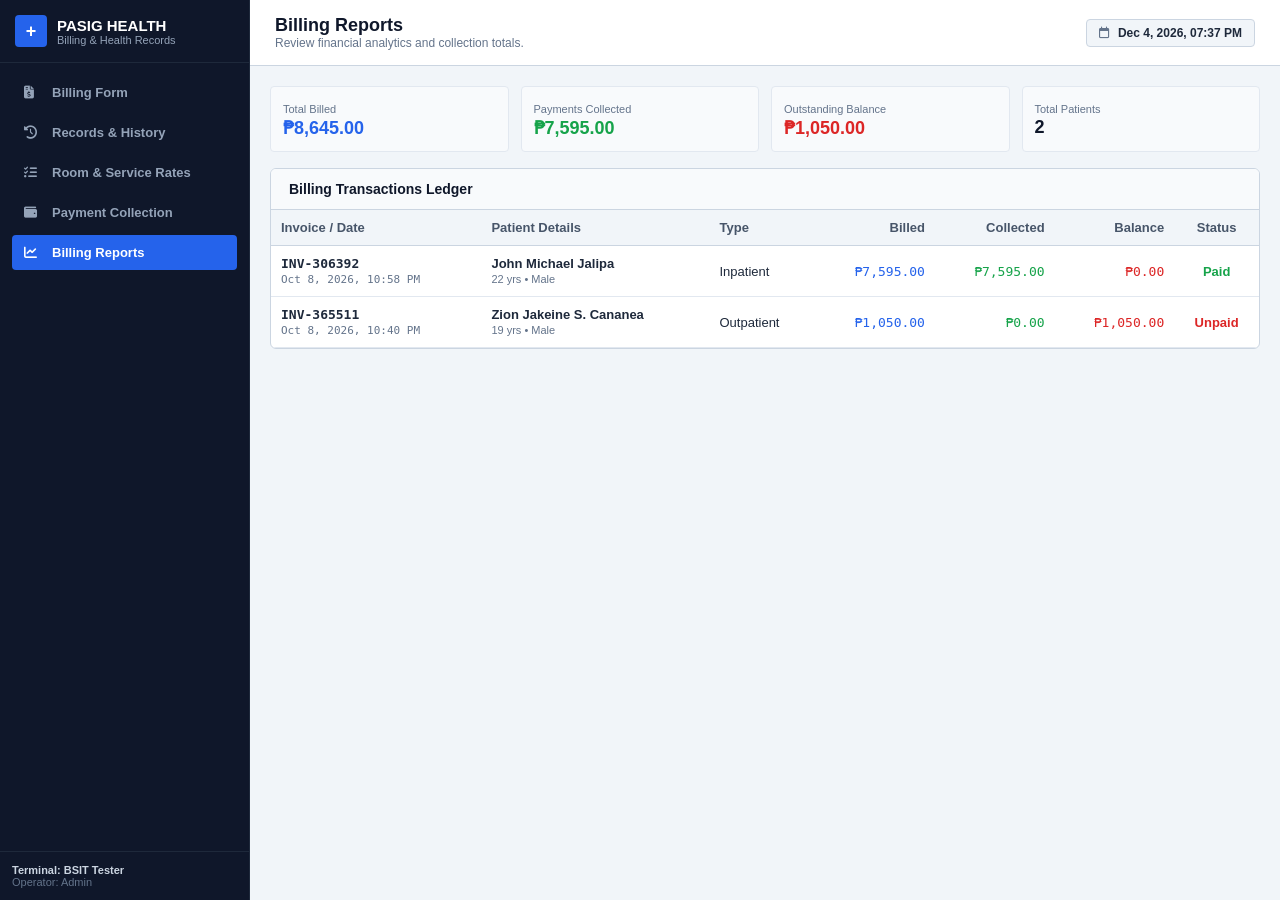
<file: reports.html>
<!DOCTYPE html>
<html lang="en">
<head>
 <meta charset="UTF-8">
 <meta name="viewport" content="width=device-width, initial-scale=1.0">
 <title>PASIG HEALTH - Billing Reports</title>
 <link rel="stylesheet" href="https://cdnjs.cloudflare.com/ajax/libs/font-awesome/6.4.0/css/all.min.css">
 <link rel="stylesheet" href="css/style.css">
</head>
<body>
 <div class="class1">
 <aside class="class2">
 <div class="class3">
 <div class="LogoBackground">+</div>
 <div>
 <h1 style="font-size: 15px; font-weight: bold; color: #fff;">PASIG HEALTH</h1>
 <p style="font-size: 11px; color: #94a3b8;">Billing & Health Records</p>
 </div>
 </div>
 <nav class="class5">
 <a href="billing.html" class="class6"><i class="fa-solid fa-file-invoice-dollar" style="width: 18px;"></i><span>Billing Form</span></a>
 <a href="history.html" class="class6"><i class="fa-solid fa-clock-rotate-left" style="width: 18px;"></i><span>Records & History</span></a>
 <a href="rates.html" class="class6"><i class="fa-solid fa-list-check" style="width: 18px;"></i><span>Room & Service Rates</span></a>
 <a href="payments.html" class="class6"><i class="fa-solid fa-wallet" style="width: 18px;"></i><span>Payment Collection</span></a>
 <a href="reports.html" class="class6 class7"><i class="fa-solid fa-chart-line" style="width: 18px;"></i><span>Billing Reports</span></a>
 </nav>
 <div style="padding: 12px; border-top: 1px solid #1e293b; font-size: 11px; color: #64748b;">
 <p style="color: #cbd5e1; font-weight: bold;">Terminal: BSIT Tester</p>
 <p>Operator: Admin</p>
 </div>
 </aside>
 <main class="class8">
 <header class="class9">
 <div>
 <h2 style="font-size: 18px; font-weight: bold; color: #0f172a;">Billing Reports</h2>
 <p style="font-size: 12px; color: #64748b;">Review financial analytics and collection totals.</p>
 </div>
 <div style="font-size: 12px; background: #f1f5f9; border: 1px solid #cbd5e1; padding: 6px 12px; border-radius: 4px;">
 <i class="fa-regular fa-calendar" style="color: #64748b; margin-right: 5px;"></i>
 <span id="current-date-display" style="font-weight: bold;">--</span>
 </div>
 </header>
 <div class="class10">
 <div class="class21" style="display: grid; grid-template-columns: repeat(4, 1fr); gap: 12px; margin-bottom: 16px;">
 <div class="class22"><span style="font-size: 11px; color: #64748b;">Total Billed</span><br><strong id="repTotalBilled" style="font-size: 18px; color: #2563eb;">₱0.00</strong></div>
 <div class="class22"><span style="font-size: 11px; color: #64748b;">Payments Collected</span><br><strong id="repCollected" style="font-size: 18px; color: #16a34a;">₱0.00</strong></div>
 <div class="class22"><span style="font-size: 11px; color: #64748b;">Outstanding Balance</span><br><strong id="repBalance" style="font-size: 18px; color: #dc2626;">₱0.00</strong></div>
 <div class="class22"><span style="font-size: 11px; color: #64748b;">Total Patients</span><br><strong id="repPatientCount" style="font-size: 18px; color: #0f172a;">0</strong></div>
 </div>
 <div class="class11">
 <div class="class12"><span>Billing Transactions Ledger</span></div>
 <table class="class20">
 <thead><tr><th>Invoice / Date</th><th>Patient Details</th><th>Type</th><th style="text-align: right;">Billed</th><th style="text-align: right;">Collected</th><th style="text-align: right;">Balance</th><th style="text-align: center;">Status</th></tr></thead>
 <tbody id="reportsTableBody"></tbody>
 </table>
 </div>
 </div>
 </main>
 </div>
 <script src="js/app.js"></script>
</body>
</html>
</file>
<file: css/style.css>
* { box-sizing: border-box; margin: 0; padding: 0; }
body { font-family: Arial, Helvetica, sans-serif; 
  background-color: #f1f5f9; color: #1e293b; }

.class1 { display: flex; 
  min-height: 100vh; 
  flex-direction: row; }

.class2 { width: 250px; background-color: #0f172a; 
  color: #ffffff; display: flex; flex-direction: column; 
  flex-shrink: 0; border-right: 1px solid #1e293b; }

.class3 { padding: 15px; border-bottom: 1px solid #1e293b; 
  display: flex; align-items: center; gap: 10px; }

.LogoBackground { width: 32px; height: 32px; background-color: #2563eb; color: #ffffff; 
  border-radius: 4px; display: flex; align-items: center; justify-content: center; font-weight: bold; font-size: 18px; }
.class5 { flex: 1; padding: 12px; display: flex; flex-direction: column; gap: 5px; }

.class6 { width: 100%; display: flex; align-items: center; gap: 10px; padding: 10px 12px; border: none; background: 
  transparent; color: #94a3b8; font-size: 13px; font-weight: 600; cursor: pointer; border-radius: 4px; text-align: left; 
  text-decoration: none; }
  
.class6:hover { background-color: #1e293b; color: #ffffff; }

.class7 { background-color: #2563eb !important; color: #ffffff !important; }

.class8 { flex: 1; display: flex; flex-direction: column; min-width: 0; height: 100vh; overflow-y: auto; }

.class9 { background-color: #ffffff; border-bottom: 1px solid #cbd5e1; 
  padding: 15px 25px; display: flex; justify-content: space-between; 
  align-items: center; }

.class10 { padding: 20px; max-width: 1200px; width: 100%; margin: 0 auto; }

.class11 { background-color: #ffffff; border: 1px solid #cbd5e1; border-radius: 6px; margin-bottom: 20px; overflow: hidden; }
.class12 { background-color: #f8fafc; padding: 12px 18px; border-bottom: 1px solid #cbd5e1; display: flex; justify-content: space-between; align-items: center; font-weight: bold; font-size: 14px; color: #0f172a; }
.class13 { padding: 18px; display: grid; grid-template-columns: repeat(3, 1fr); gap: 15px; }
.class14 { display: flex; flex-direction: column; gap: 6px; }
.class15 { font-size: 12px; font-weight: bold; color: #334155; }
.class16 { width: 100%; padding: 8px 10px; border: 1px solid #cbd5e1; border-radius: 4px; font-size: 13px; outline: none; background-color: #ffffff; }
.class16:focus { border-color: #2563eb; }
.class17 { padding: 18px; display: flex; flex-direction: column; gap: 15px; }
.class18 { display: flex; gap: 10px; background-color: #f8fafc; padding: 12px; border: 1px solid #e2e8f0; border-radius: 4px; align-items: flex-end; }
.class19 { background-color: #0f172a; color: #ffffff; border: none; padding: 8px 14px; border-radius: 4px; font-size: 13px; cursor: pointer; font-weight: bold; width: 100%; height: 35px; }
.class19:hover { background-color: #1e293b; }
.class20 { width: 100%; border-collapse: collapse; font-size: 13px; text-align: left; }
.class20 th { background-color: #f1f5f9; padding: 10px; border-bottom: 1px solid #cbd5e1; color: #475569; font-weight: bold; }
.class20 td { padding: 10px; border-bottom: 1px solid #e2e8f0; }
.class21 { display: grid; grid-template-columns: repeat(4, 1fr); gap: 15px; margin-bottom: 15px; }
.class22 { background-color: #f8fafc; padding: 12px; border: 1px solid #e2e8f0; border-radius: 4px; }
.class23 { display: flex; justify-content: space-between; align-items: center; border-top: 1px solid #e2e8f0; padding-top: 15px; }
.class24 { background-color: #2563eb; color: #ffffff; border: none; padding: 9px 18px; border-radius: 4px; font-size: 13px; font-weight: bold; cursor: pointer; }
.class25 { background-color: #ffffff; border: 1px solid #cbd5e1; color: #334155; padding: 9px 18px; border-radius: 4px; font-size: 13px; cursor: pointer; }
.class26 { position: fixed; top: 0; left: 0; width: 100%; height: 100%; background-color: rgba(15, 23, 42, 0.6); display: flex; align-items: center; justify-content: center; z-index: 999; }
.class27 { background-color: #ffffff; border-radius: 8px; width: 100%; max-width: 650px; max-height: 90vh; overflow-y: auto; border: 1px solid #cbd5e1; padding: 25px; }
.class28 { display: none !important; }
.class-disabled { background-color: #f1f5f9; color: #94a3b8; }
@media (max-width: 768px) {
  .class1 { flex-direction: column; }
  .class2 { width: 100%; }
  .class13, .class21 { grid-template-columns: 1fr; }
  .class18 { flex-direction: column; align-items: stretch; }
}
@media print {
  body * { visibility: hidden; }
  #printableInvoice, #printableInvoice *, #printableReceipt, #printableReceipt * { visibility: visible; }
  #printableInvoice, #printableReceipt { position: absolute; left: 0; top: 0; width: 100%; padding: 20px; }
  .no-print { display: none !important; }
}
</file>
